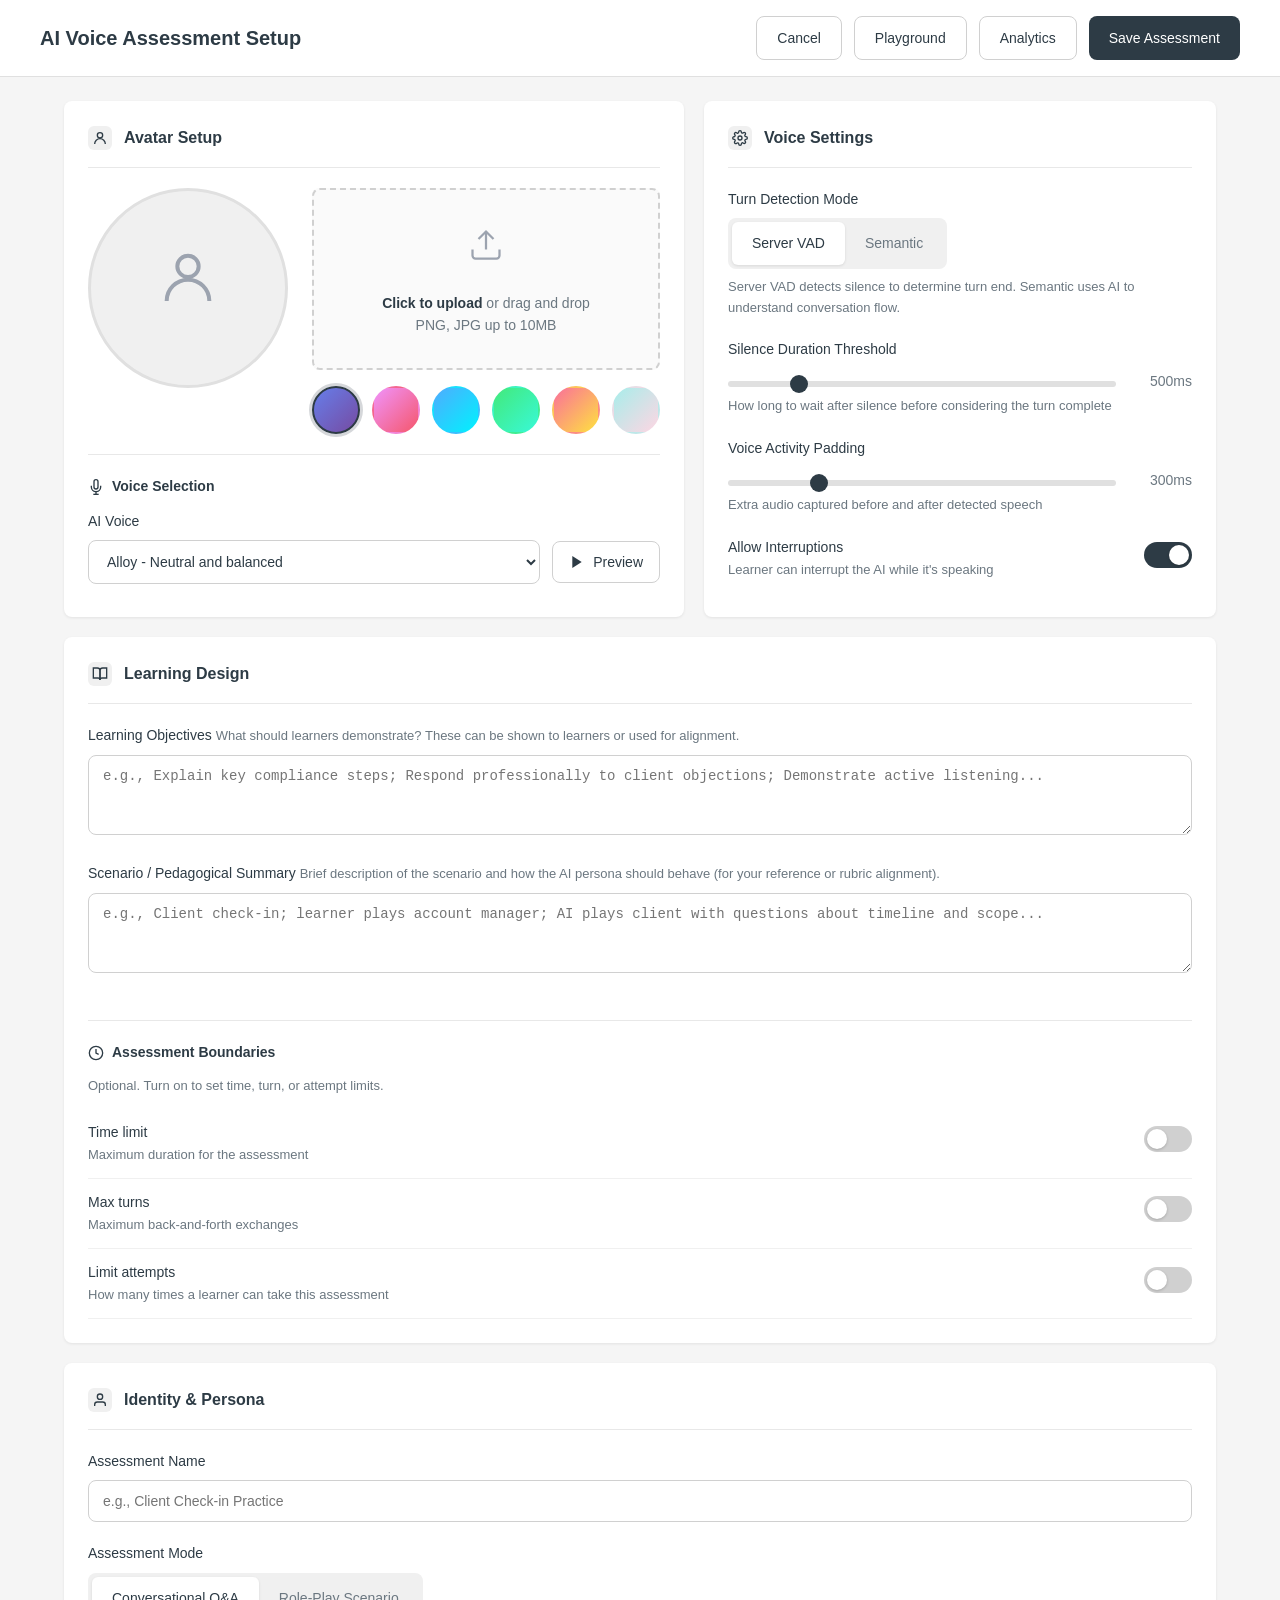
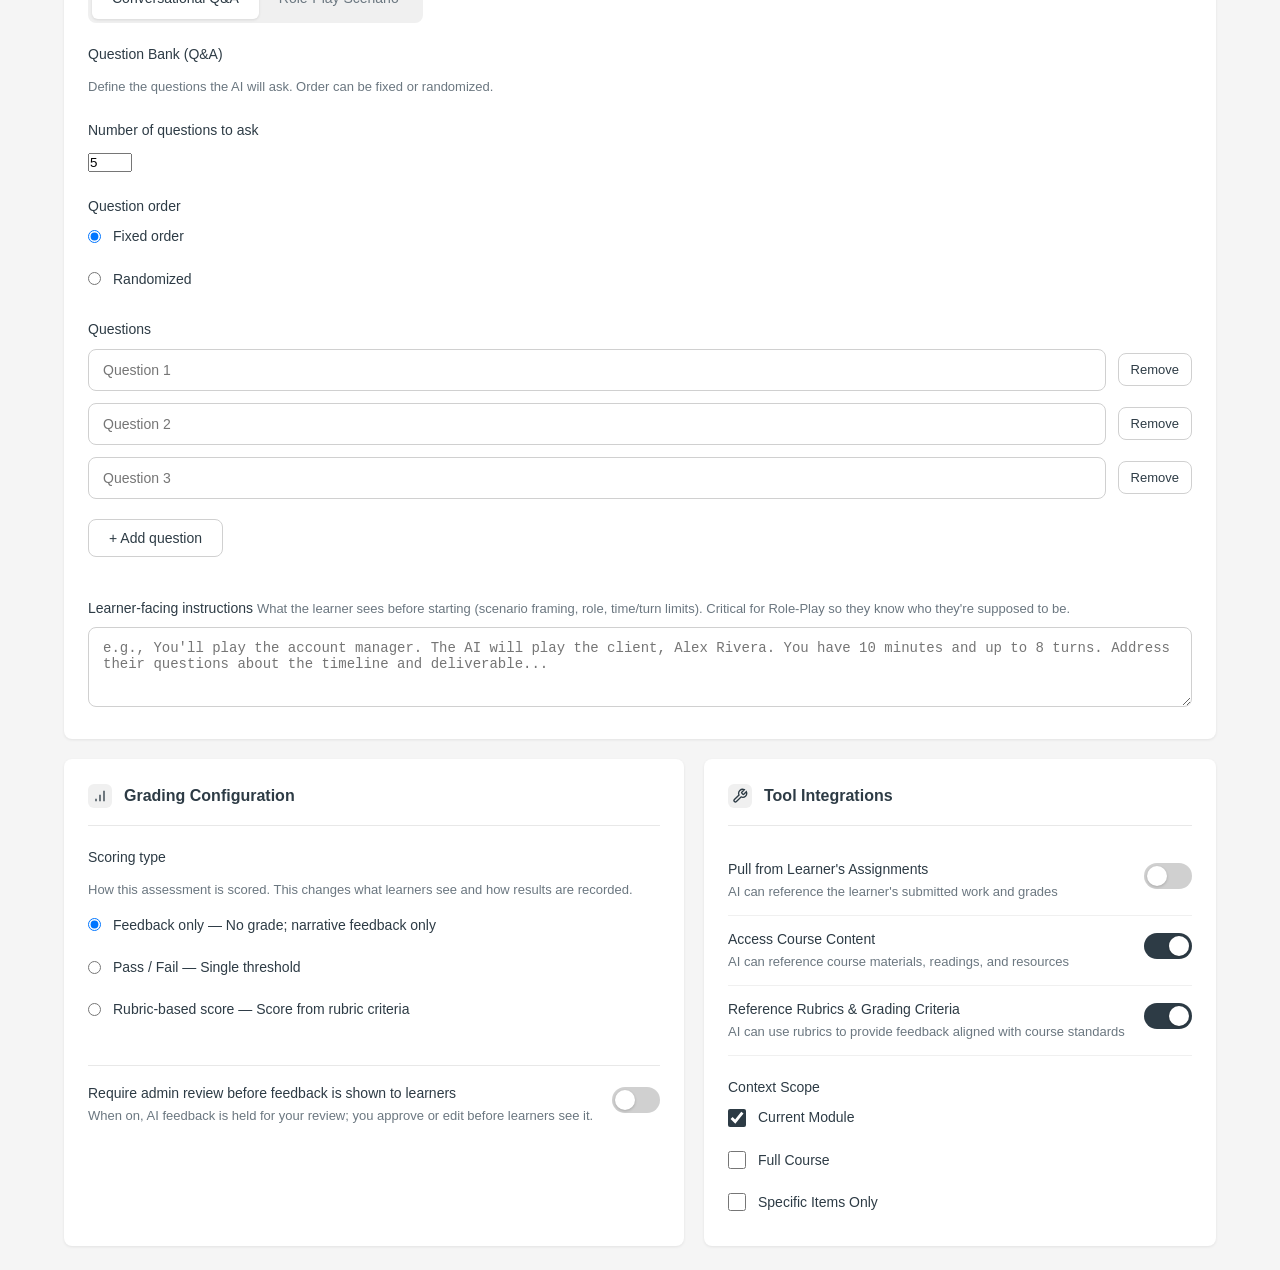
<file: admin-setup.html>
<!DOCTYPE html>
<html lang="en">
<head>
    <meta charset="UTF-8">
    <meta name="viewport" content="width=device-width, initial-scale=1.0">
    <title>AI Voice Assessment Setup - Canvas Career</title>
    <style>
        * {
            margin: 0;
            padding: 0;
            box-sizing: border-box;
        }

        body {
            font-family: -apple-system, BlinkMacSystemFont, 'Segoe UI', Roboto, Oxygen, Ubuntu, sans-serif;
            background-color: #f5f5f5;
            color: #2d3b45;
            line-height: 1.6;
        }

        .header {
            background: #ffffff;
            border-bottom: 1px solid #e0e0e0;
            padding: 16px 24px;
            position: sticky;
            top: 0;
            z-index: 100;
        }

        .header-content {
            max-width: 1200px;
            margin: 0 auto;
            display: flex;
            justify-content: space-between;
            align-items: center;
        }

        .header h1 {
            font-size: 20px;
            font-weight: 600;
            color: #2d3b45;
        }

        .header-actions {
            display: flex;
            gap: 12px;
        }

        .btn {
            padding: 10px 20px;
            border-radius: 8px;
            font-size: 14px;
            font-weight: 500;
            cursor: pointer;
            transition: all 0.2s ease;
            border: none;
        }

        .btn-primary {
            background: #2d3b45;
            color: #ffffff;
        }

        .btn-primary:hover {
            background: #1a252f;
        }

        .btn-secondary {
            background: #ffffff;
            color: #2d3b45;
            border: 1px solid #d0d0d0;
        }

        .btn-secondary:hover {
            background: #f5f5f5;
            border-color: #2d3b45;
        }

        a.btn {
            text-decoration: none;
            display: inline-flex;
            align-items: center;
        }

        .container {
            max-width: 1200px;
            margin: 0 auto;
            padding: 24px;
        }

        .admin-grid {
            display: grid;
            grid-template-columns: 1fr 1fr;
            grid-template-areas:
                "avatar voice"
                "learning learning"
                "identity identity"
                "grading tools";
            gap: 20px;
            align-items: stretch;
        }

        .admin-grid .card {
            margin-bottom: 0;
            display: flex;
            flex-direction: column;
            min-height: 0;
        }

        .grid-avatar { grid-area: avatar; }
        .grid-voice { grid-area: voice; }
        .grid-learning { grid-area: learning; }
        .grid-identity { grid-area: identity; }
        .grid-grading { grid-area: grading; }
        .grid-tools { grid-area: tools; }

        .card-subsection {
            margin-top: 20px;
            padding-top: 20px;
            border-top: 1px solid #e8e8e8;
        }
        .card-subsection-title {
            font-size: 14px;
            font-weight: 600;
            color: #2d3b45;
            margin-bottom: 12px;
            display: flex;
            align-items: center;
            gap: 8px;
        }
        .boundaries-toggle-row {
            display: flex;
            justify-content: space-between;
            align-items: center;
            padding: 12px 0;
            border-bottom: 1px solid #f0f0f0;
        }
        .boundaries-toggle-row:last-of-type { border-bottom: none; }
        .boundaries-options { margin-top: 8px; display: none; }
        .boundaries-options.visible { display: block; }

        .card {
            background: #ffffff;
            border-radius: 8px;
            padding: 24px;
            margin-bottom: 20px;
            box-shadow: 0 1px 3px rgba(0, 0, 0, 0.08);
        }

        .card-header {
            display: flex;
            align-items: center;
            margin-bottom: 20px;
            padding-bottom: 16px;
            border-bottom: 1px solid #e8e8e8;
        }

        .card-header h2 {
            font-size: 16px;
            font-weight: 600;
            color: #2d3b45;
        }

        .card-header .icon {
            width: 24px;
            height: 24px;
            margin-right: 12px;
            display: flex;
            align-items: center;
            justify-content: center;
            background: #f0f0f0;
            border-radius: 6px;
        }

        .form-group {
            margin-bottom: 20px;
        }

        .form-group:last-child {
            margin-bottom: 0;
        }

        label {
            display: block;
            font-size: 14px;
            font-weight: 500;
            color: #2d3b45;
            margin-bottom: 8px;
        }

        .label-description {
            font-size: 13px;
            color: #6b7780;
            font-weight: 400;
            margin-top: 2px;
        }

        input[type="text"],
        textarea,
        select {
            width: 100%;
            padding: 12px 14px;
            border: 1px solid #d0d0d0;
            border-radius: 8px;
            font-size: 14px;
            color: #2d3b45;
            background: #ffffff;
            transition: border-color 0.2s ease, box-shadow 0.2s ease;
        }

        input[type="text"]:focus,
        textarea:focus,
        select:focus {
            outline: none;
            border-color: #2d3b45;
            box-shadow: 0 0 0 3px rgba(45, 59, 69, 0.1);
        }

        textarea {
            min-height: 120px;
            resize: vertical;
        }

        /* Avatar Upload */
        .avatar-section {
            display: grid;
            grid-template-columns: 200px 1fr;
            gap: 24px;
        }

        .avatar-preview {
            width: 200px;
            height: 200px;
            border-radius: 50%;
            background: #f0f0f0;
            display: flex;
            align-items: center;
            justify-content: center;
            overflow: hidden;
            border: 3px solid #e0e0e0;
        }

        .avatar-preview img {
            width: 100%;
            height: 100%;
            object-fit: cover;
        }

        .avatar-preview .placeholder {
            color: #9ca3af;
            font-size: 48px;
        }

        .dropzone {
            border: 2px dashed #d0d0d0;
            border-radius: 8px;
            padding: 32px;
            text-align: center;
            cursor: pointer;
            transition: all 0.2s ease;
            background: #fafafa;
        }

        .dropzone:hover,
        .dropzone.dragover {
            border-color: #2d3b45;
            background: #f5f5f5;
        }

        .dropzone-icon {
            font-size: 36px;
            color: #9ca3af;
            margin-bottom: 12px;
        }

        .dropzone-text {
            font-size: 14px;
            color: #6b7780;
        }

        .dropzone-text strong {
            color: #2d3b45;
        }

        .preset-avatars {
            display: flex;
            gap: 12px;
            margin-top: 16px;
        }

        .preset-avatar {
            width: 48px;
            height: 48px;
            border-radius: 50%;
            cursor: pointer;
            border: 2px solid transparent;
            transition: all 0.2s ease;
            overflow: hidden;
            background: #e0e0e0;
        }

        .preset-avatar:hover {
            border-color: #2d3b45;
        }

        .preset-avatar.selected {
            border-color: #2d3b45;
            box-shadow: 0 0 0 3px rgba(45, 59, 69, 0.2);
        }

        .preset-avatar img {
            width: 100%;
            height: 100%;
            object-fit: cover;
            border-radius: 50%;
        }

        /* Toggle Switch */
        .toggle-group {
            display: flex;
            background: #f0f0f0;
            border-radius: 8px;
            padding: 4px;
            width: fit-content;
        }

        .toggle-option {
            padding: 10px 20px;
            border-radius: 6px;
            font-size: 14px;
            cursor: pointer;
            transition: all 0.2s ease;
            color: #6b7780;
        }

        .toggle-option.active {
            background: #ffffff;
            color: #2d3b45;
            font-weight: 500;
            box-shadow: 0 1px 3px rgba(0, 0, 0, 0.1);
        }

        /* Voice Selection */
        .voice-selector {
            display: flex;
            gap: 12px;
            align-items: center;
        }

        .voice-selector select {
            flex: 1;
        }

        .btn-preview {
            padding: 12px 16px;
            display: flex;
            align-items: center;
            gap: 8px;
        }

        /* Slider */
        .slider-group {
            display: flex;
            align-items: center;
            gap: 16px;
        }

        .slider-container {
            flex: 1;
        }

        input[type="range"] {
            width: 100%;
            height: 6px;
            border-radius: 3px;
            background: #e0e0e0;
            outline: none;
            -webkit-appearance: none;
        }

        input[type="range"]::-webkit-slider-thumb {
            -webkit-appearance: none;
            width: 18px;
            height: 18px;
            border-radius: 50%;
            background: #2d3b45;
            cursor: pointer;
            transition: all 0.2s ease;
        }

        input[type="range"]::-webkit-slider-thumb:hover {
            transform: scale(1.1);
        }

        .slider-value {
            min-width: 60px;
            text-align: right;
            font-size: 14px;
            color: #6b7780;
            font-weight: 500;
        }

        /* Switch Toggle */
        .switch-row {
            display: flex;
            justify-content: space-between;
            align-items: center;
            padding: 12px 0;
            border-bottom: 1px solid #f0f0f0;
        }

        .switch-row:last-child {
            border-bottom: none;
        }

        .switch-label {
            font-size: 14px;
            color: #2d3b45;
        }

        .switch-description {
            font-size: 13px;
            color: #6b7780;
            margin-top: 2px;
        }

        .switch {
            position: relative;
            width: 48px;
            height: 26px;
            flex-shrink: 0;
        }

        .switch input {
            opacity: 0;
            width: 0;
            height: 0;
        }

        .switch-slider {
            position: absolute;
            cursor: pointer;
            top: 0;
            left: 0;
            right: 0;
            bottom: 0;
            background-color: #d0d0d0;
            transition: 0.3s;
            border-radius: 26px;
        }

        .switch-slider:before {
            position: absolute;
            content: "";
            height: 20px;
            width: 20px;
            left: 3px;
            bottom: 3px;
            background-color: white;
            transition: 0.3s;
            border-radius: 50%;
            box-shadow: 0 1px 3px rgba(0, 0, 0, 0.2);
        }

        .switch input:checked + .switch-slider {
            background-color: #2d3b45;
        }

        .switch input:checked + .switch-slider:before {
            transform: translateX(22px);
        }

        /* Context Scope */
        .checkbox-group {
            display: flex;
            flex-direction: column;
            gap: 12px;
        }

        .checkbox-item {
            display: flex;
            align-items: center;
            gap: 12px;
            cursor: pointer;
        }

        .checkbox-item input[type="checkbox"] {
            width: 18px;
            height: 18px;
            accent-color: #2d3b45;
            cursor: pointer;
        }

        .checkbox-item label {
            margin-bottom: 0;
            cursor: pointer;
        }

        /* Two Column Layout */
        .two-column {
            display: grid;
            grid-template-columns: 1fr 1fr;
            gap: 20px;
        }

        .mode-only { transition: opacity 0.2s ease; }
        .mode-only.hidden { display: none !important; }

        .question-list { list-style: none; }
        .question-list li {
            display: flex;
            gap: 12px;
            align-items: center;
            margin-bottom: 12px;
        }
        .question-list li input { flex: 1; }
        .question-list .btn-remove {
            padding: 8px 12px;
            font-size: 13px;
            flex-shrink: 0;
        }
        .btn-add-question {
            margin-top: 8px;
        }
        textarea.short { min-height: 80px; }

        @media (max-width: 768px) {
            .admin-grid {
                grid-template-columns: 1fr;
                grid-template-areas:
                    "avatar"
                    "voice"
                    "learning"
                    "identity"
                    "grading"
                    "tools";
            }

            .avatar-section {
                grid-template-columns: 1fr;
            }

            .avatar-preview {
                margin: 0 auto;
            }

            .two-column {
                grid-template-columns: 1fr;
            }
        }
    </style>
</head>
<body>
    <header class="header">
        <div class="header-content">
            <h1>AI Voice Assessment Setup</h1>
            <div class="header-actions">
                <button class="btn btn-secondary">Cancel</button>
                <a href="learner-view.html" target="_blank" rel="noopener" class="btn btn-secondary" title="Test the scenario as a learner">Playground</a>
                <a href="analytics.html" class="btn btn-secondary" title="View class list, transcripts, and AI feedback">Analytics</a>
                <button class="btn btn-primary" id="save-assessment-btn">Save Assessment</button>
            </div>
        </div>
    </header>

    <main class="container">
        <div class="admin-grid">
        <!-- Avatar Setup (first) -->
        <section class="card grid-avatar">
            <div class="card-header">
                <div class="icon">
                    <svg width="16" height="16" viewBox="0 0 24 24" fill="none" stroke="currentColor" stroke-width="2">
                        <circle cx="12" cy="8" r="4"/>
                        <path d="M20 21a8 8 0 0 0-16 0"/>
                    </svg>
                </div>
                <h2>Avatar Setup</h2>
            </div>
            <div class="avatar-section">
                <div class="avatar-preview">
                    <span class="placeholder">
                        <svg width="64" height="64" viewBox="0 0 24 24" fill="none" stroke="currentColor" stroke-width="1.5">
                            <circle cx="12" cy="8" r="4"/>
                            <path d="M20 21a8 8 0 0 0-16 0"/>
                        </svg>
                    </span>
                </div>
                <div>
                    <input type="file" id="avatar-file" accept="image/png,image/jpeg,image/jpg" hidden>
                    <div class="dropzone" id="avatar-dropzone">
                        <div class="dropzone-icon">
                            <svg width="36" height="36" viewBox="0 0 24 24" fill="none" stroke="currentColor" stroke-width="1.5">
                                <path d="M21 15v4a2 2 0 0 1-2 2H5a2 2 0 0 1-2-2v-4"/>
                                <polyline points="17 8 12 3 7 8"/>
                                <line x1="12" y1="3" x2="12" y2="15"/>
                            </svg>
                        </div>
                        <p class="dropzone-text">
                            <strong>Click to upload</strong> or drag and drop<br>
                            PNG, JPG up to 10MB
                        </p>
                    </div>
                    <div class="preset-avatars">
                        <div class="preset-avatar selected" style="background: linear-gradient(135deg, #667eea 0%, #764ba2 100%);"></div>
                        <div class="preset-avatar" style="background: linear-gradient(135deg, #f093fb 0%, #f5576c 100%);"></div>
                        <div class="preset-avatar" style="background: linear-gradient(135deg, #4facfe 0%, #00f2fe 100%);"></div>
                        <div class="preset-avatar" style="background: linear-gradient(135deg, #43e97b 0%, #38f9d7 100%);"></div>
                        <div class="preset-avatar" style="background: linear-gradient(135deg, #fa709a 0%, #fee140 100%);"></div>
                        <div class="preset-avatar" style="background: linear-gradient(135deg, #a8edea 0%, #fed6e3 100%);"></div>
                    </div>
                </div>
            </div>
            <div class="card-subsection">
                <div class="card-subsection-title">
                    <svg width="16" height="16" viewBox="0 0 24 24" fill="none" stroke="currentColor" stroke-width="2">
                        <path d="M12 1a3 3 0 0 0-3 3v8a3 3 0 0 0 6 0V4a3 3 0 0 0-3-3z"/>
                        <path d="M19 10v2a7 7 0 0 1-14 0v-2"/>
                        <line x1="12" y1="19" x2="12" y2="23"/>
                        <line x1="8" y1="23" x2="16" y2="23"/>
                    </svg>
                    Voice Selection
                </div>
                <div class="form-group">
                    <label for="voice-select">AI Voice</label>
                    <div class="voice-selector">
                        <select id="voice-select">
                            <option value="alloy">Alloy - Neutral and balanced</option>
                            <option value="echo">Echo - Warm and conversational</option>
                            <option value="fable">Fable - Expressive and dynamic</option>
                            <option value="onyx">Onyx - Deep and authoritative</option>
                            <option value="nova">Nova - Friendly and upbeat</option>
                            <option value="shimmer">Shimmer - Clear and professional</option>
                        </select>
                        <button class="btn btn-secondary btn-preview">
                            <svg width="16" height="16" viewBox="0 0 24 24" fill="currentColor">
                                <polygon points="5 3 19 12 5 21 5 3"/>
                            </svg>
                            Preview
                        </button>
                    </div>
                </div>
            </div>
        </section>

        <!-- Voice Settings -->
        <section class="card grid-voice">
            <div class="card-header">
                <div class="icon">
                    <svg width="16" height="16" viewBox="0 0 24 24" fill="none" stroke="currentColor" stroke-width="2">
                        <circle cx="12" cy="12" r="3"/>
                        <path d="M19.4 15a1.65 1.65 0 0 0 .33 1.82l.06.06a2 2 0 0 1 0 2.83 2 2 0 0 1-2.83 0l-.06-.06a1.65 1.65 0 0 0-1.82-.33 1.65 1.65 0 0 0-1 1.51V21a2 2 0 0 1-2 2 2 2 0 0 1-2-2v-.09A1.65 1.65 0 0 0 9 19.4a1.65 1.65 0 0 0-1.82.33l-.06.06a2 2 0 0 1-2.83 0 2 2 0 0 1 0-2.83l.06-.06a1.65 1.65 0 0 0 .33-1.82 1.65 1.65 0 0 0-1.51-1H3a2 2 0 0 1-2-2 2 2 0 0 1 2-2h.09A1.65 1.65 0 0 0 4.6 9a1.65 1.65 0 0 0-.33-1.82l-.06-.06a2 2 0 0 1 0-2.83 2 2 0 0 1 2.83 0l.06.06a1.65 1.65 0 0 0 1.82.33H9a1.65 1.65 0 0 0 1-1.51V3a2 2 0 0 1 2-2 2 2 0 0 1 2 2v.09a1.65 1.65 0 0 0 1 1.51 1.65 1.65 0 0 0 1.82-.33l.06-.06a2 2 0 0 1 2.83 0 2 2 0 0 1 0 2.83l-.06.06a1.65 1.65 0 0 0-.33 1.82V9a1.65 1.65 0 0 0 1.51 1H21a2 2 0 0 1 2 2 2 2 0 0 1-2 2h-.09a1.65 1.65 0 0 0-1.51 1z"/>
                    </svg>
                </div>
                <h2>Voice Settings</h2>
            </div>
            <div class="form-group">
                <label>Turn Detection Mode</label>
                <div class="toggle-group">
                    <div class="toggle-option active">Server VAD</div>
                    <div class="toggle-option">Semantic</div>
                </div>
                <p class="label-description" style="margin-top: 8px;">Server VAD detects silence to determine turn end. Semantic uses AI to understand conversation flow.</p>
            </div>
            <div class="form-group">
                <label>Silence Duration Threshold</label>
                <div class="slider-group">
                    <div class="slider-container">
                        <input type="range" min="200" max="2000" value="500" id="silence-threshold">
                    </div>
                    <span class="slider-value">500ms</span>
                </div>
                <p class="label-description">How long to wait after silence before considering the turn complete</p>
            </div>
            <div class="form-group">
                <label>Voice Activity Padding</label>
                <div class="slider-group">
                    <div class="slider-container">
                        <input type="range" min="100" max="1000" value="300" id="vad-padding">
                    </div>
                    <span class="slider-value">300ms</span>
                </div>
                <p class="label-description">Extra audio captured before and after detected speech</p>
            </div>
            <div class="form-group">
                <div class="switch-row" style="padding-top: 0;">
                    <div>
                        <div class="switch-label">Allow Interruptions</div>
                        <div class="switch-description">Learner can interrupt the AI while it's speaking</div>
                    </div>
                    <label class="switch">
                        <input type="checkbox" checked>
                        <span class="switch-slider"></span>
                    </label>
                </div>
            </div>
        </section>

        <!-- Learning Design -->
        <section class="card grid-learning">
            <div class="card-header">
                <div class="icon">
                    <svg width="16" height="16" viewBox="0 0 24 24" fill="none" stroke="currentColor" stroke-width="2">
                        <path d="M2 3h6a4 4 0 0 1 4 4v14a3 3 0 0 0-3-3H2z"/>
                        <path d="M22 3h-6a4 4 0 0 0-4 4v14a3 3 0 0 1 3-3h7z"/>
                    </svg>
                </div>
                <h2>Learning Design</h2>
            </div>
            <div class="form-group">
                <label for="learning-objectives">
                    Learning Objectives
                    <span class="label-description">What should learners demonstrate? These can be shown to learners or used for alignment.</span>
                </label>
                <textarea id="learning-objectives" class="short" placeholder="e.g., Explain key compliance steps; Respond professionally to client objections; Demonstrate active listening..."></textarea>
            </div>
            <div class="form-group">
                <label for="scenario-summary">
                    Scenario / Pedagogical Summary
                    <span class="label-description">Brief description of the scenario and how the AI persona should behave (for your reference or rubric alignment).</span>
                </label>
                <textarea id="scenario-summary" class="short" placeholder="e.g., Client check-in; learner plays account manager; AI plays client with questions about timeline and scope..."></textarea>
            </div>
            <div class="card-subsection">
                <div class="card-subsection-title">
                    <svg width="16" height="16" viewBox="0 0 24 24" fill="none" stroke="currentColor" stroke-width="2">
                        <circle cx="12" cy="12" r="10"/>
                        <polyline points="12 6 12 12 16 14"/>
                    </svg>
                    Assessment Boundaries
                </div>
                <p class="label-description" style="margin-bottom: 12px;">Optional. Turn on to set time, turn, or attempt limits.</p>
                <div class="boundaries-toggle-row">
                    <div>
                        <div class="switch-label">Time limit</div>
                        <div class="switch-description">Maximum duration for the assessment</div>
                    </div>
                    <label class="switch">
                        <input type="checkbox" id="toggle-time-limit">
                        <span class="switch-slider"></span>
                    </label>
                </div>
                <div class="boundaries-options" id="time-limit-options">
                    <div class="form-group">
                        <label for="time-limit">Minutes</label>
                        <div style="display: flex; align-items: center; gap: 12px;">
                            <input type="number" id="time-limit" min="0" value="10" style="max-width: 100px;"> <span>minutes</span>
                        </div>
                    </div>
                </div>
                <div class="boundaries-toggle-row">
                    <div>
                        <div class="switch-label">Max turns</div>
                        <div class="switch-description">Maximum back-and-forth exchanges</div>
                    </div>
                    <label class="switch">
                        <input type="checkbox" id="toggle-max-turns">
                        <span class="switch-slider"></span>
                    </label>
                </div>
                <div class="boundaries-options" id="max-turns-options">
                    <div class="form-group">
                        <label for="max-turns">Max turns</label>
                        <input type="number" id="max-turns" min="0" value="0" style="max-width: 100px;">
                    </div>
                </div>
                <div class="boundaries-toggle-row">
                    <div>
                        <div class="switch-label">Limit attempts</div>
                        <div class="switch-description">How many times a learner can take this assessment</div>
                    </div>
                    <label class="switch">
                        <input type="checkbox" id="toggle-max-attempts">
                        <span class="switch-slider"></span>
                    </label>
                </div>
                <div class="boundaries-options" id="max-attempts-options">
                    <div class="form-group">
                        <label for="max-attempts">Attempts allowed</label>
                        <input type="number" id="max-attempts" min="1" value="1" style="max-width: 100px;">
                    </div>
                </div>
            </div>
        </section>

        <!-- Identity & Persona -->
        <section class="card grid-identity">
            <div class="card-header">
                <div class="icon">
                    <svg width="16" height="16" viewBox="0 0 24 24" fill="none" stroke="currentColor" stroke-width="2">
                        <path d="M20 21v-2a4 4 0 0 0-4-4H8a4 4 0 0 0-4 4v2"/>
                        <circle cx="12" cy="7" r="4"/>
                    </svg>
                </div>
                <h2>Identity & Persona</h2>
            </div>
            <div class="form-group">
                <label for="assessment-name">Assessment Name</label>
                <input type="text" id="assessment-name" placeholder="e.g., Client Check-in Practice">
            </div>
            <div class="form-group">
                <label>Assessment Mode</label>
                <div class="toggle-group" id="assessment-mode-group">
                    <div class="toggle-option active" data-mode="qa">Conversational Q&A</div>
                    <div class="toggle-option" data-mode="roleplay">Role-Play Scenario</div>
                </div>
            </div>
            <div class="form-group mode-only mode-only-roleplay">
                <label>Scenario &amp; Persona (Role-Play)</label>
                <span class="label-description">Define who the AI is and how it should behave.</span>
            </div>
            <div class="two-column mode-only mode-only-roleplay">
                <div class="form-group">
                    <label for="persona-name">Persona Name</label>
                    <input type="text" id="persona-name" placeholder="e.g., Alex Rivera, Client">
                </div>
                <div class="form-group">
                    <label for="persona-role">Persona Role</label>
                    <input type="text" id="persona-role" placeholder="e.g., Hiring Manager, Client">
                </div>
            </div>
            <div class="form-group mode-only mode-only-roleplay">
                <label for="identity-prompt">
                    Identity Prompt
                    <span class="label-description">System instructions defining how the AI should behave and respond</span>
                </label>
                <textarea id="identity-prompt" placeholder="You are a client meeting with your account manager. You have questions about the recent deliverable and timeline. Be professional but ask clarifying questions when needed..."></textarea>
            </div>
            <div class="form-group mode-only mode-only-qa">
                <label>Question Bank (Q&amp;A)</label>
                <span class="label-description">Define the questions the AI will ask. Order can be fixed or randomized.</span>
            </div>
            <div class="form-group mode-only mode-only-qa">
                <label>Number of questions to ask</label>
                <input type="number" id="question-count" min="1" max="50" value="5" style="max-width: 100px;">
            </div>
            <div class="form-group mode-only mode-only-qa">
                <label>Question order</label>
                <div class="checkbox-group" style="margin-top: 8px;">
                    <label class="checkbox-item">
                        <input type="radio" name="question-order" value="fixed" checked>
                        <span>Fixed order</span>
                    </label>
                    <label class="checkbox-item">
                        <input type="radio" name="question-order" value="random">
                        <span>Randomized</span>
                    </label>
                </div>
            </div>
            <div class="form-group mode-only mode-only-qa">
                <label>Questions</label>
                <ul class="question-list" id="question-list">
                    <li><input type="text" placeholder="Question 1" class="question-input"><button type="button" class="btn btn-secondary btn-remove">Remove</button></li>
                    <li><input type="text" placeholder="Question 2" class="question-input"><button type="button" class="btn btn-secondary btn-remove">Remove</button></li>
                    <li><input type="text" placeholder="Question 3" class="question-input"><button type="button" class="btn btn-secondary btn-remove">Remove</button></li>
                </ul>
                <button type="button" class="btn btn-secondary btn-add-question" id="add-question">+ Add question</button>
            </div>
            <div class="form-group" style="margin-top: 20px;">
                <label for="learner-instructions">
                    Learner-facing instructions
                    <span class="label-description">What the learner sees before starting (scenario framing, role, time/turn limits). Critical for Role-Play so they know who they're supposed to be.</span>
                </label>
                <textarea id="learner-instructions" class="short" placeholder="e.g., You'll play the account manager. The AI will play the client, Alex Rivera. You have 10 minutes and up to 8 turns. Address their questions about the timeline and deliverable..."></textarea>
            </div>
        </section>

        <!-- Grading Configuration -->
        <section class="card grid-grading">
            <div class="card-header">
                <div class="icon">
                    <svg width="16" height="16" viewBox="0 0 24 24" fill="none" stroke="currentColor" stroke-width="2">
                        <path d="M12 20V10"/>
                        <path d="M18 20V4"/>
                        <path d="M6 20v-4"/>
                    </svg>
                </div>
                <h2>Grading Configuration</h2>
            </div>
            <div class="form-group">
                <label>Scoring type</label>
                <span class="label-description">How this assessment is scored. This changes what learners see and how results are recorded.</span>
                <div class="checkbox-group" style="margin-top: 12px;">
                    <label class="checkbox-item">
                        <input type="radio" name="scoring-type" value="feedback-only" checked>
                        <span>Feedback only — No grade; narrative feedback only</span>
                    </label>
                    <label class="checkbox-item">
                        <input type="radio" name="scoring-type" value="pass-fail">
                        <span>Pass / Fail — Single threshold</span>
                    </label>
                    <label class="checkbox-item">
                        <input type="radio" name="scoring-type" value="rubric">
                        <span>Rubric-based score — Score from rubric criteria</span>
                    </label>
                </div>
            </div>
            <div class="form-group" id="pass-fail-threshold-group" style="display: none;">
                <label for="pass-fail-threshold">Pass threshold (%)</label>
                <div style="display: flex; align-items: center; gap: 12px;">
                    <input type="number" id="pass-fail-threshold" min="0" max="100" value="70" style="max-width: 80px;"> <span>% and above = Pass</span>
                </div>
            </div>
            <div class="form-group" id="rubric-select-group" style="display: none;">
                <label for="rubric-select">Rubric</label>
                <select id="rubric-select">
                    <option value="">— Select rubric —</option>
                    <option value="default">Voice Assessment Rubric (default)</option>
                </select>
            </div>
            <div class="form-group" style="margin-top: 16px; padding-top: 16px; border-top: 1px solid #e8e8e8;">
                <div class="switch-row" style="padding-top: 0;">
                    <div>
                        <div class="switch-label">Require admin review before feedback is shown to learners</div>
                        <div class="switch-description">When on, AI feedback is held for your review; you approve or edit before learners see it.</div>
                    </div>
                    <label class="switch">
                        <input type="checkbox" id="review-feedback-before-release">
                        <span class="switch-slider"></span>
                    </label>
                </div>
            </div>
        </section>

        <!-- Tool Integrations -->
        <section class="card grid-tools">
            <div class="card-header">
                <div class="icon">
                    <svg width="16" height="16" viewBox="0 0 24 24" fill="none" stroke="currentColor" stroke-width="2">
                        <path d="M14.7 6.3a1 1 0 0 0 0 1.4l1.6 1.6a1 1 0 0 0 1.4 0l3.77-3.77a6 6 0 0 1-7.94 7.94l-6.91 6.91a2.12 2.12 0 0 1-3-3l6.91-6.91a6 6 0 0 1 7.94-7.94l-3.76 3.76z"/>
                    </svg>
                </div>
                <h2>Tool Integrations</h2>
            </div>

            <div class="switch-row">
                <div>
                    <div class="switch-label">Pull from Learner's Assignments</div>
                    <div class="switch-description">AI can reference the learner's submitted work and grades</div>
                </div>
                <label class="switch">
                    <input type="checkbox">
                    <span class="switch-slider"></span>
                </label>
            </div>

            <div class="switch-row">
                <div>
                    <div class="switch-label">Access Course Content</div>
                    <div class="switch-description">AI can reference course materials, readings, and resources</div>
                </div>
                <label class="switch">
                    <input type="checkbox" checked>
                    <span class="switch-slider"></span>
                </label>
            </div>

            <div class="switch-row">
                <div>
                    <div class="switch-label">Reference Rubrics & Grading Criteria</div>
                    <div class="switch-description">AI can use rubrics to provide feedback aligned with course standards</div>
                </div>
                <label class="switch">
                    <input type="checkbox" checked>
                    <span class="switch-slider"></span>
                </label>
            </div>

            <div class="form-group" style="margin-top: 20px;">
                <label>Context Scope</label>
                <div class="checkbox-group">
                    <label class="checkbox-item">
                        <input type="checkbox" checked>
                        <span>Current Module</span>
                    </label>
                    <label class="checkbox-item">
                        <input type="checkbox">
                        <span>Full Course</span>
                    </label>
                    <label class="checkbox-item">
                        <input type="checkbox">
                        <span>Specific Items Only</span>
                    </label>
                </div>
            </div>
        </section>
        </div>
    </main>

    <script>
        // Toggle group functionality
        document.querySelectorAll('.toggle-group').forEach(group => {
            group.querySelectorAll('.toggle-option').forEach(option => {
                option.addEventListener('click', () => {
                    group.querySelectorAll('.toggle-option').forEach(o => o.classList.remove('active'));
                    option.classList.add('active');
                    if (group.id === 'assessment-mode-group') updateModeVisibility();
                });
            });
        });

        function updateModeVisibility() {
            const group = document.getElementById('assessment-mode-group');
            const active = group.querySelector('.toggle-option.active');
            const mode = active ? active.getAttribute('data-mode') : 'qa';
            document.querySelectorAll('.mode-only-qa').forEach(el => el.classList.toggle('hidden', mode !== 'qa'));
            document.querySelectorAll('.mode-only-roleplay').forEach(el => el.classList.toggle('hidden', mode !== 'roleplay'));
        }
        updateModeVisibility();

        // Question bank: add/remove
        document.getElementById('add-question').addEventListener('click', function() {
            const list = document.getElementById('question-list');
            const n = list.querySelectorAll('li').length + 1;
            const li = document.createElement('li');
            li.innerHTML = '<input type="text" placeholder="Question ' + n + '" class="question-input"><button type="button" class="btn btn-secondary btn-remove">Remove</button>';
            li.querySelector('.btn-remove').addEventListener('click', function() { li.remove(); });
            list.appendChild(li);
        });
        document.getElementById('question-list').addEventListener('click', function(e) {
            if (e.target.classList.contains('btn-remove')) e.target.closest('li').remove();
        });

        // Grading type visibility
        document.querySelectorAll('input[name="scoring-type"]').forEach(radio => {
            radio.addEventListener('change', function() {
                const v = this.value;
                document.getElementById('pass-fail-threshold-group').style.display = v === 'pass-fail' ? 'block' : 'none';
                document.getElementById('rubric-select-group').style.display = v === 'rubric' ? 'block' : 'none';
            });
        });

        // Assessment boundaries toggles
        document.getElementById('toggle-time-limit').addEventListener('change', function() {
            document.getElementById('time-limit-options').classList.toggle('visible', this.checked);
        });
        document.getElementById('toggle-max-turns').addEventListener('change', function() {
            document.getElementById('max-turns-options').classList.toggle('visible', this.checked);
        });
        document.getElementById('toggle-max-attempts').addEventListener('change', function() {
            document.getElementById('max-attempts-options').classList.toggle('visible', this.checked);
        });

        const AVATAR_STORAGE_KEY = 'aiVoiceAssessmentAvatar';
        const avatarPreview = document.querySelector('.avatar-preview');
        const avatarFileInput = document.getElementById('avatar-file');
        const avatarDropzone = document.getElementById('avatar-dropzone');

        function setAvatarPreview(dataUrl) {
            if (dataUrl) {
                avatarPreview.innerHTML = '<img src="' + dataUrl + '" alt="Avatar">';
                try { localStorage.setItem(AVATAR_STORAGE_KEY, dataUrl); } catch (e) { /* quota */ }
            } else {
                avatarPreview.innerHTML = '<span class="placeholder"><svg width="64" height="64" viewBox="0 0 24 24" fill="none" stroke="currentColor" stroke-width="1.5"><circle cx="12" cy="8" r="4"/><path d="M20 21a8 8 0 0 0-16 0"/></svg></span>';
                try { localStorage.removeItem(AVATAR_STORAGE_KEY); } catch (e) {}
            }
        }

        function handleAvatarFile(file) {
            if (!file || !file.type.match(/^image\/(png|jpe?g)$/i)) return;
            if (file.size > 10 * 1024 * 1024) { alert('Please choose an image under 10MB.'); return; }
            const reader = new FileReader();
            reader.onload = function() { setAvatarPreview(reader.result); };
            reader.readAsDataURL(file);
        }

        avatarDropzone.addEventListener('click', () => avatarFileInput.click());
        avatarFileInput.addEventListener('change', function() {
            const file = this.files[0];
            handleAvatarFile(file);
            this.value = '';
        });

        avatarDropzone.addEventListener('dragover', function(e) { e.preventDefault(); this.classList.add('dragover'); });
        avatarDropzone.addEventListener('dragleave', function() { this.classList.remove('dragover'); });
        avatarDropzone.addEventListener('drop', function(e) {
            e.preventDefault();
            this.classList.remove('dragover');
            handleAvatarFile(e.dataTransfer.files[0]);
        });

        // Restore saved avatar on load
        try {
            const saved = localStorage.getItem(AVATAR_STORAGE_KEY);
            if (saved) setAvatarPreview(saved);
        } catch (e) {}

        // Preset avatar selection (clears custom upload so learner shows default)
        document.querySelectorAll('.preset-avatar').forEach(avatar => {
            avatar.addEventListener('click', () => {
                document.querySelectorAll('.preset-avatar').forEach(a => a.classList.remove('selected'));
                avatar.classList.add('selected');
                setAvatarPreview(null);
            });
        });

        // Slider value display
        document.getElementById('silence-threshold').addEventListener('input', function() {
            this.closest('.slider-group').querySelector('.slider-value').textContent = this.value + 'ms';
        });

        document.getElementById('vad-padding').addEventListener('input', function() {
            this.closest('.slider-group').querySelector('.slider-value').textContent = this.value + 'ms';
        });

        // Save assessment config for learner view
        const CONFIG_KEY = 'aiVoiceAssessmentConfig';
        document.getElementById('save-assessment-btn').addEventListener('click', function() {
            const modeGroup = document.getElementById('assessment-mode-group');
            const mode = modeGroup.querySelector('.toggle-option.active').getAttribute('data-mode');
            const questions = [];
            document.querySelectorAll('#question-list .question-input').forEach(inp => {
                if (inp.value.trim()) questions.push(inp.value.trim());
            });
            const config = {
                assessmentName: document.getElementById('assessment-name').value.trim() || 'Client Conversation Practice',
                personaName: document.getElementById('persona-name').value.trim() || 'Alex Rivera',
                learnerInstructions: document.getElementById('learner-instructions').value.trim(),
                timeLimitMinutes: document.getElementById('toggle-time-limit').checked ? (parseInt(document.getElementById('time-limit').value, 10) || 0) : 0,
                maxTurns: document.getElementById('toggle-max-turns').checked ? (parseInt(document.getElementById('max-turns').value, 10) || 0) : 0,
                maxAttempts: document.getElementById('toggle-max-attempts').checked ? (parseInt(document.getElementById('max-attempts').value, 10) || 1) : 0,
                mode: mode,
                questionCount: parseInt(document.getElementById('question-count').value, 10) || 5,
                questionOrder: (document.querySelector('input[name="question-order"]:checked') || {}).value || 'fixed',
                questions: questions,
                scoringType: (document.querySelector('input[name="scoring-type"]:checked') || {}).value || 'feedback-only',
                passFailThreshold: parseInt(document.getElementById('pass-fail-threshold').value, 10) || 70,
                reviewFeedbackBeforeRelease: document.getElementById('review-feedback-before-release').checked
            };
            try {
                localStorage.setItem(CONFIG_KEY, JSON.stringify(config));
                alert('Assessment saved. Learner view will use this config.');
            } catch (e) {
                alert('Could not save config: ' + (e.message || 'storage full'));
            }
        });
    </script>
</body>
</html>
</file>
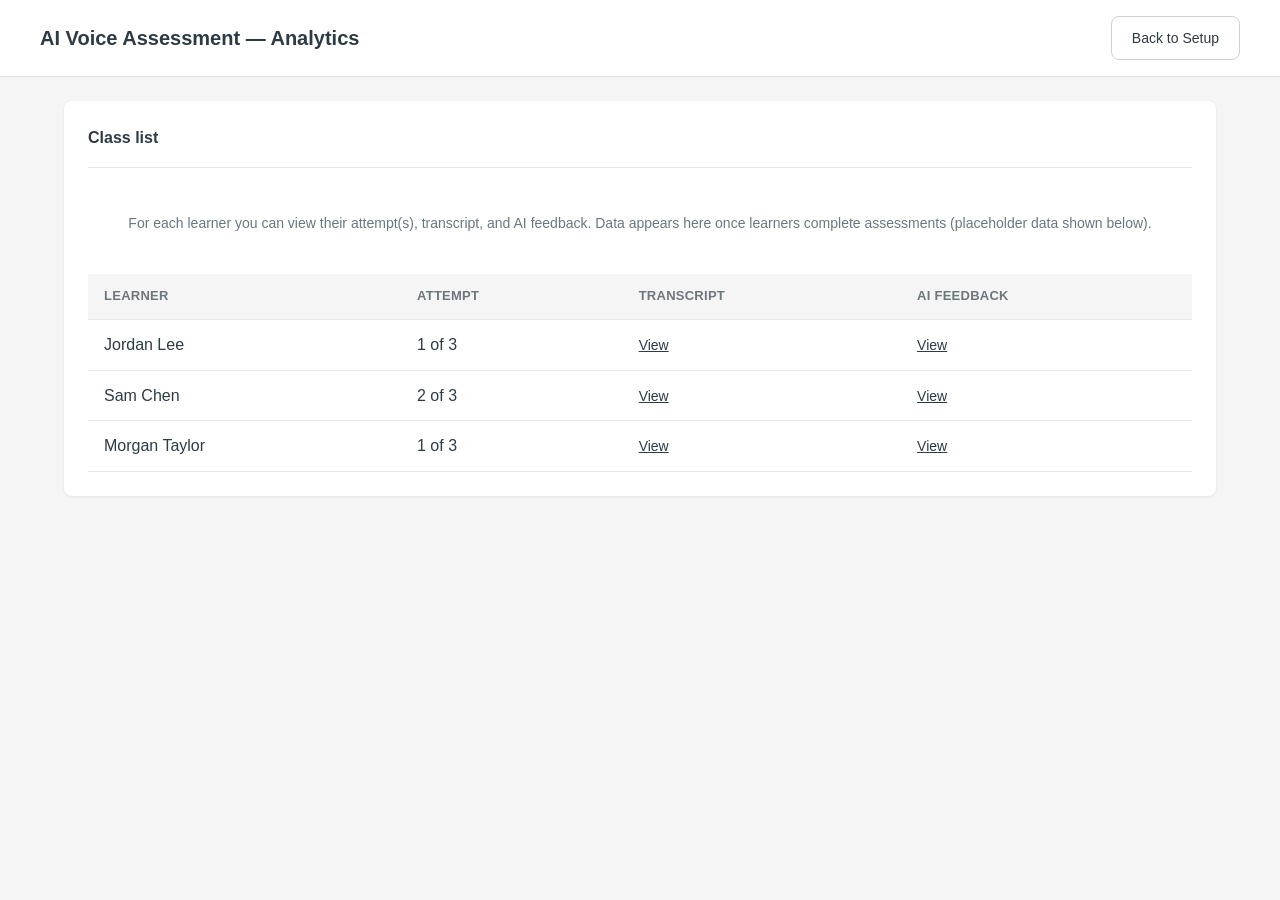
<file: analytics.html>
<!DOCTYPE html>
<html lang="en">
<head>
    <meta charset="UTF-8">
    <meta name="viewport" content="width=device-width, initial-scale=1.0">
    <title>Analytics - AI Voice Assessment</title>
    <style>
        * { margin: 0; padding: 0; box-sizing: border-box; }
        body {
            font-family: -apple-system, BlinkMacSystemFont, 'Segoe UI', Roboto, Oxygen, Ubuntu, sans-serif;
            background-color: #f5f5f5;
            color: #2d3b45;
            line-height: 1.6;
        }
        .header {
            background: #ffffff;
            border-bottom: 1px solid #e0e0e0;
            padding: 16px 24px;
            position: sticky;
            top: 0;
            z-index: 100;
        }
        .header-content {
            max-width: 1200px;
            margin: 0 auto;
            display: flex;
            justify-content: space-between;
            align-items: center;
        }
        .header h1 { font-size: 20px; font-weight: 600; color: #2d3b45; }
        .header-actions { display: flex; gap: 12px; }
        .btn {
            padding: 10px 20px;
            border-radius: 8px;
            font-size: 14px;
            font-weight: 500;
            cursor: pointer;
            border: none;
            text-decoration: none;
            display: inline-flex;
            align-items: center;
        }
        .btn-secondary {
            background: #ffffff;
            color: #2d3b45;
            border: 1px solid #d0d0d0;
        }
        .btn-secondary:hover { background: #f5f5f5; border-color: #2d3b45; }
        .container { max-width: 1200px; margin: 0 auto; padding: 24px; }
        .card {
            background: #ffffff;
            border-radius: 8px;
            padding: 24px;
            margin-bottom: 20px;
            box-shadow: 0 1px 3px rgba(0, 0, 0, 0.08);
        }
        .card-header {
            display: flex;
            align-items: center;
            margin-bottom: 20px;
            padding-bottom: 16px;
            border-bottom: 1px solid #e8e8e8;
        }
        .card-header h2 { font-size: 16px; font-weight: 600; color: #2d3b45; }
        .class-table { width: 100%; border-collapse: collapse; }
        .class-table th,
        .class-table td { padding: 12px 16px; text-align: left; border-bottom: 1px solid #e8e8e8; }
        .class-table th {
            background: #f5f5f5;
            font-size: 13px;
            font-weight: 600;
            color: #6b7780;
            text-transform: uppercase;
            letter-spacing: 0.02em;
        }
        .class-table tr:hover td { background: #fafafa; }
        .learner-name { font-weight: 500; color: #2d3b45; }
        .btn-link {
            background: none;
            border: none;
            color: #2d3b45;
            text-decoration: underline;
            cursor: pointer;
            font-size: 14px;
            padding: 0;
        }
        .btn-link:hover { color: #1a252f; }
        .detail-panel {
            display: none;
            margin-top: 12px;
            padding: 16px;
            background: #f5f5f5;
            border-radius: 8px;
            font-size: 14px;
            white-space: pre-wrap;
        }
        .detail-panel.visible { display: block; }
        .detail-panel h4 { font-size: 13px; color: #6b7780; margin-bottom: 8px; }
        .detail-panel .content { color: #2d3b45; }
        .empty-state { color: #6b7780; font-size: 14px; padding: 24px; text-align: center; }
    </style>
</head>
<body>
    <header class="header">
        <div class="header-content">
            <h1>AI Voice Assessment — Analytics</h1>
            <div class="header-actions">
                <a href="admin-setup.html" class="btn btn-secondary">Back to Setup</a>
            </div>
        </div>
    </header>

    <main class="container">
        <section class="card">
            <div class="card-header">
                <h2>Class list</h2>
            </div>
            <p class="empty-state" style="margin-bottom: 16px;">For each learner you can view their attempt(s), transcript, and AI feedback. Data appears here once learners complete assessments (placeholder data shown below).</p>
            <table class="class-table">
                <thead>
                    <tr>
                        <th>Learner</th>
                        <th>Attempt</th>
                        <th>Transcript</th>
                        <th>AI feedback</th>
                    </tr>
                </thead>
                <tbody>
                    <tr data-learner="1">
                        <td class="learner-name">Jordan Lee</td>
                        <td>1 of 3</td>
                        <td>
                            <button type="button" class="btn-link btn-view-transcript" data-for="1">View</button>
                            <div id="transcript-1" class="detail-panel">
                                <h4>Conversation transcript</h4>
                                <div class="content">AI: Hi, I'm Alex Rivera. What would you like to cover today?
Learner: I wanted to go over the project timeline and the last deliverable.
AI: Sure. I'd be happy to walk through that. Which part would you like to start with—the timeline or the deliverable?
Learner: Let's start with the timeline.
AI: The timeline has the first milestone due next Friday, with the full draft by end of month.</div>
                            </div>
                        </td>
                        <td>
                            <button type="button" class="btn-link btn-view-feedback" data-for="1">View</button>
                            <div id="feedback-1" class="detail-panel">
                                <h4>AI feedback</h4>
                                <div class="content">You stayed on topic and asked a clear follow-up. To strengthen your next attempt, try summarizing what you heard before asking for more detail (e.g., "So the first milestone is next Friday—can you walk me through the deliverable next?").</div>
                            </div>
                        </td>
                    </tr>
                    <tr data-learner="2">
                        <td class="learner-name">Sam Chen</td>
                        <td>2 of 3</td>
                        <td>
                            <button type="button" class="btn-link btn-view-transcript" data-for="2">View</button>
                            <div id="transcript-2" class="detail-panel">
                                <h4>Conversation transcript</h4>
                                <div class="content">AI: Hi, I'm Alex Rivera. What would you like to cover today?
Learner: I had a few questions about the scope and next steps.
AI: Of course. Let me pull up the scope doc and we can walk through the next steps.</div>
                            </div>
                        </td>
                        <td>
                            <button type="button" class="btn-link btn-view-feedback" data-for="2">View</button>
                            <div id="feedback-2" class="detail-panel">
                                <h4>AI feedback</h4>
                                <div class="content">Good opening. In your next attempt, add one specific item you want to clarify (e.g., "I'd like to confirm the scope for Phase 2") so the conversation stays focused.</div>
                            </div>
                        </td>
                    </tr>
                    <tr data-learner="3">
                        <td class="learner-name">Morgan Taylor</td>
                        <td>1 of 3</td>
                        <td>
                            <button type="button" class="btn-link btn-view-transcript" data-for="3">View</button>
                            <div id="transcript-3" class="detail-panel">
                                <h4>Conversation transcript</h4>
                                <div class="content">(No transcript yet.)</div>
                            </div>
                        </td>
                        <td>
                            <button type="button" class="btn-link btn-view-feedback" data-for="3">View</button>
                            <div id="feedback-3" class="detail-panel">
                                <h4>AI feedback</h4>
                                <div class="content">(No feedback yet.)</div>
                            </div>
                        </td>
                    </tr>
                </tbody>
            </table>
        </section>
    </main>

    <script>
        document.querySelectorAll('.btn-view-transcript').forEach(btn => {
            btn.addEventListener('click', function() {
                const id = this.getAttribute('data-for');
                const panel = document.getElementById('transcript-' + id);
                panel.classList.toggle('visible');
                this.textContent = panel.classList.contains('visible') ? 'Hide' : 'View';
            });
        });
        document.querySelectorAll('.btn-view-feedback').forEach(btn => {
            btn.addEventListener('click', function() {
                const id = this.getAttribute('data-for');
                const panel = document.getElementById('feedback-' + id);
                panel.classList.toggle('visible');
                this.textContent = panel.classList.contains('visible') ? 'Hide' : 'View';
            });
        });
    </script>
</body>
</html>
</file>
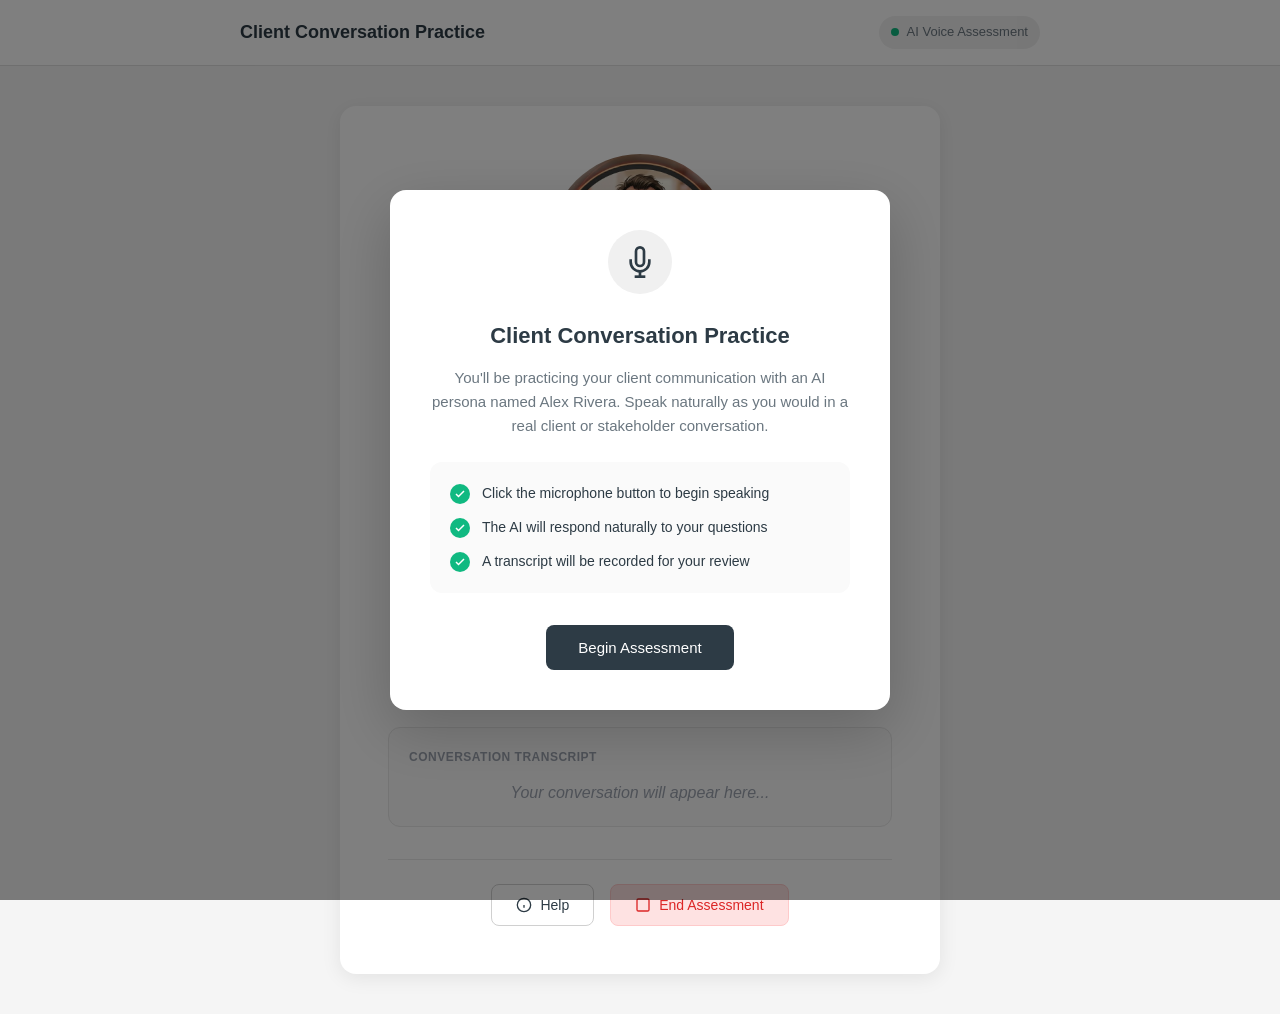
<file: learner-view.html>
<!DOCTYPE html>
<html lang="en">
<head>
    <meta charset="UTF-8">
    <meta name="viewport" content="width=device-width, initial-scale=1.0">
    <title>AI Voice Assessment - Canvas Career</title>
    <style>
        * {
            margin: 0;
            padding: 0;
            box-sizing: border-box;
        }

        body {
            font-family: -apple-system, BlinkMacSystemFont, 'Segoe UI', Roboto, Oxygen, Ubuntu, sans-serif;
            background-color: #f5f5f5;
            color: #2d3b45;
            line-height: 1.6;
            min-height: 100vh;
            display: flex;
            flex-direction: column;
        }

        .header {
            background: #ffffff;
            border-bottom: 1px solid #e0e0e0;
            padding: 16px 24px;
        }

        .header-content {
            max-width: 800px;
            margin: 0 auto;
            display: flex;
            justify-content: space-between;
            align-items: center;
        }

        .header h1 {
            font-size: 18px;
            font-weight: 600;
            color: #2d3b45;
        }

        .header-badge {
            display: flex;
            align-items: center;
            gap: 8px;
            padding: 6px 12px;
            background: #f0f0f0;
            border-radius: 20px;
            font-size: 13px;
            color: #6b7780;
        }

        .header-badge .dot {
            width: 8px;
            height: 8px;
            border-radius: 50%;
            background: #10b981;
        }

        .main-container {
            flex: 1;
            display: flex;
            flex-direction: column;
            align-items: center;
            justify-content: center;
            padding: 40px 24px;
        }

        .assessment-card {
            background: #ffffff;
            border-radius: 16px;
            padding: 48px;
            max-width: 600px;
            width: 100%;
            text-align: center;
            box-shadow: 0 4px 20px rgba(0, 0, 0, 0.08);
        }

        /* Avatar */
        .avatar-container {
            position: relative;
            width: 180px;
            height: 180px;
            margin: 0 auto 32px;
        }

        .avatar {
            width: 180px;
            height: 180px;
            border-radius: 50%;
            background: linear-gradient(135deg, #667eea 0%, #764ba2 100%);
            display: flex;
            align-items: center;
            justify-content: center;
            font-size: 64px;
            color: white;
            position: relative;
            overflow: hidden;
        }

        .avatar img {
            width: 100%;
            height: 100%;
            object-fit: cover;
        }

        .avatar-ring {
            position: absolute;
            top: -8px;
            left: -8px;
            right: -8px;
            bottom: -8px;
            border-radius: 50%;
            border: 3px solid transparent;
            transition: all 0.3s ease;
        }

        .avatar-ring.listening {
            border-color: #10b981;
            animation: pulse 2s ease-in-out infinite;
        }

        .avatar-ring.speaking {
            border-color: #3b82f6;
            animation: pulse 1s ease-in-out infinite;
        }

        .avatar-ring.processing {
            border-color: #f59e0b;
            animation: spin 1s linear infinite;
        }

        @keyframes pulse {
            0%, 100% { transform: scale(1); opacity: 1; }
            50% { transform: scale(1.05); opacity: 0.8; }
        }

        @keyframes spin {
            from { transform: rotate(0deg); }
            to { transform: rotate(360deg); }
        }

        /* Assessment Info */
        .assessment-title {
            font-size: 24px;
            font-weight: 600;
            color: #2d3b45;
            margin-bottom: 8px;
        }

        .assessment-subtitle {
            font-size: 15px;
            color: #6b7780;
            margin-bottom: 32px;
        }

        /* Status Indicator */
        .status-indicator {
            display: inline-flex;
            align-items: center;
            gap: 10px;
            padding: 12px 24px;
            background: #f5f5f5;
            border-radius: 30px;
            margin-bottom: 32px;
            font-size: 14px;
            font-weight: 500;
            color: #6b7780;
            transition: all 0.3s ease;
        }

        .status-indicator .status-dot {
            width: 10px;
            height: 10px;
            border-radius: 50%;
            background: #d0d0d0;
            transition: all 0.3s ease;
        }

        .status-indicator.ready .status-dot {
            background: #10b981;
        }

        .status-indicator.listening {
            background: #ecfdf5;
            color: #059669;
        }

        .status-indicator.listening .status-dot {
            background: #10b981;
            animation: blink 1s ease-in-out infinite;
        }

        .status-indicator.speaking {
            background: #eff6ff;
            color: #2563eb;
        }

        .status-indicator.speaking .status-dot {
            background: #3b82f6;
            animation: blink 0.5s ease-in-out infinite;
        }

        .status-indicator.processing {
            background: #fffbeb;
            color: #d97706;
        }

        .status-indicator.processing .status-dot {
            background: #f59e0b;
            animation: blink 0.3s ease-in-out infinite;
        }

        @keyframes blink {
            0%, 100% { opacity: 1; }
            50% { opacity: 0.4; }
        }

        /* Control Button */
        .control-button {
            width: 80px;
            height: 80px;
            border-radius: 50%;
            border: none;
            background: #2d3b45;
            color: white;
            cursor: pointer;
            display: flex;
            align-items: center;
            justify-content: center;
            margin: 0 auto 24px;
            transition: all 0.2s ease;
            box-shadow: 0 4px 15px rgba(45, 59, 69, 0.3);
        }

        .control-button:hover {
            transform: scale(1.05);
            background: #1a252f;
        }

        .control-button:active {
            transform: scale(0.98);
        }

        .control-button.active {
            background: #dc2626;
        }

        .control-button.active:hover {
            background: #b91c1c;
        }

        .control-button svg {
            width: 32px;
            height: 32px;
        }

        .control-hint {
            font-size: 13px;
            color: #9ca3af;
            margin-bottom: 32px;
        }

        /* Transcript Area */
        .transcript-area {
            background: #fafafa;
            border-radius: 12px;
            padding: 20px;
            min-height: 100px;
            max-height: 200px;
            overflow-y: auto;
            text-align: left;
            border: 1px solid #e8e8e8;
        }

        .transcript-title {
            font-size: 12px;
            font-weight: 600;
            color: #9ca3af;
            text-transform: uppercase;
            letter-spacing: 0.5px;
            margin-bottom: 12px;
        }

        .transcript-message {
            margin-bottom: 12px;
            font-size: 14px;
            line-height: 1.5;
        }

        .transcript-message:last-child {
            margin-bottom: 0;
        }

        .transcript-message.ai {
            color: #2d3b45;
        }

        .transcript-message.ai::before {
            content: "AI: ";
            font-weight: 600;
            color: #3b82f6;
        }

        .transcript-message.user {
            color: #6b7780;
        }

        .transcript-message.user::before {
            content: "You: ";
            font-weight: 600;
            color: #10b981;
        }

        .transcript-empty {
            color: #9ca3af;
            font-style: italic;
            text-align: center;
        }

        /* Footer Actions */
        .footer-actions {
            margin-top: 32px;
            padding-top: 24px;
            border-top: 1px solid #e8e8e8;
            display: flex;
            justify-content: center;
            gap: 16px;
        }

        .btn {
            padding: 12px 24px;
            border-radius: 8px;
            font-size: 14px;
            font-weight: 500;
            cursor: pointer;
            transition: all 0.2s ease;
            border: none;
            display: inline-flex;
            align-items: center;
            gap: 8px;
        }

        .btn-secondary {
            background: #ffffff;
            color: #2d3b45;
            border: 1px solid #d0d0d0;
        }

        .btn-secondary:hover {
            background: #f5f5f5;
            border-color: #2d3b45;
        }

        .btn-danger {
            background: #fee2e2;
            color: #dc2626;
            border: 1px solid #fecaca;
        }

        .btn-danger:hover {
            background: #fecaca;
        }

        /* Instructions Modal (shown initially) */
        .instructions-overlay {
            position: fixed;
            top: 0;
            left: 0;
            right: 0;
            bottom: 0;
            background: rgba(0, 0, 0, 0.5);
            display: flex;
            align-items: center;
            justify-content: center;
            z-index: 1000;
            opacity: 1;
            transition: opacity 0.3s ease;
        }

        .instructions-overlay.hidden {
            opacity: 0;
            pointer-events: none;
        }

        .instructions-modal {
            background: #ffffff;
            border-radius: 16px;
            padding: 40px;
            max-width: 500px;
            width: 90%;
            text-align: center;
            box-shadow: 0 20px 60px rgba(0, 0, 0, 0.2);
        }

        .instructions-icon {
            width: 64px;
            height: 64px;
            background: #f0f0f0;
            border-radius: 50%;
            display: flex;
            align-items: center;
            justify-content: center;
            margin: 0 auto 24px;
        }

        .instructions-icon svg {
            width: 32px;
            height: 32px;
            color: #2d3b45;
        }

        .instructions-title {
            font-size: 22px;
            font-weight: 600;
            color: #2d3b45;
            margin-bottom: 12px;
        }

        .instructions-text {
            font-size: 15px;
            color: #6b7780;
            margin-bottom: 24px;
            line-height: 1.6;
        }

        .instructions-list {
            text-align: left;
            margin-bottom: 32px;
            padding: 20px;
            background: #fafafa;
            border-radius: 12px;
        }

        .instructions-list li {
            margin-bottom: 12px;
            font-size: 14px;
            color: #2d3b45;
            display: flex;
            align-items: flex-start;
            gap: 12px;
        }

        .instructions-list li:last-child {
            margin-bottom: 0;
        }

        .instructions-list .check {
            width: 20px;
            height: 20px;
            background: #10b981;
            border-radius: 50%;
            display: flex;
            align-items: center;
            justify-content: center;
            flex-shrink: 0;
            margin-top: 2px;
        }

        .instructions-list .check svg {
            width: 12px;
            height: 12px;
            color: white;
        }

        .btn-primary {
            background: #2d3b45;
            color: #ffffff;
            padding: 14px 32px;
            font-size: 15px;
        }

        .btn-primary:hover {
            background: #1a252f;
        }

        /* Responsive */
        @media (max-width: 640px) {
            .assessment-card {
                padding: 32px 24px;
            }

            .avatar-container {
                width: 140px;
                height: 140px;
            }

            .avatar {
                width: 140px;
                height: 140px;
                font-size: 48px;
            }

            .assessment-title {
                font-size: 20px;
            }

            .control-button {
                width: 70px;
                height: 70px;
            }

            .control-button svg {
                width: 28px;
                height: 28px;
            }
        }
    </style>
</head>
<body>
    <header class="header">
        <div class="header-content">
            <h1 id="page-title">Client Conversation Practice</h1>
            <div class="header-badge">
                <span class="dot"></span>
                AI Voice Assessment
            </div>
        </div>
    </header>

    <main class="main-container">
        <div class="assessment-card">
            <div class="avatar-container">
                <div class="avatar">
                    <img src="assets/preset-angry-customer.png" alt="Avatar">
                </div>
                <div class="avatar-ring" id="avatar-ring"></div>
            </div>

            <h2 class="assessment-title" id="persona-title">Alex Rivera</h2>
            <p class="assessment-subtitle" id="assessment-subtitle">Practice your client communication skills with our AI-powered client simulation.</p>

            <div class="status-indicator ready" id="status-indicator">
                <span class="status-dot"></span>
                <span id="status-text">Ready to begin</span>
            </div>

            <button class="control-button" id="control-button">
                <svg viewBox="0 0 24 24" fill="none" stroke="currentColor" stroke-width="2" id="button-icon">
                    <path d="M12 1a3 3 0 0 0-3 3v8a3 3 0 0 0 6 0V4a3 3 0 0 0-3-3z"/>
                    <path d="M19 10v2a7 7 0 0 1-14 0v-2"/>
                    <line x1="12" y1="19" x2="12" y2="23"/>
                    <line x1="8" y1="23" x2="16" y2="23"/>
                </svg>
            </button>
            <p class="control-hint" id="control-hint">Click to start speaking</p>

            <div class="transcript-area">
                <div class="transcript-title">Conversation Transcript</div>
                <div id="transcript-content">
                    <p class="transcript-empty">Your conversation will appear here...</p>
                </div>
            </div>

            <div class="footer-actions">
                <button class="btn btn-secondary">
                    <svg width="16" height="16" viewBox="0 0 24 24" fill="none" stroke="currentColor" stroke-width="2">
                        <circle cx="12" cy="12" r="10"/>
                        <line x1="12" y1="16" x2="12" y2="12"/>
                        <line x1="12" y1="8" x2="12.01" y2="8"/>
                    </svg>
                    Help
                </button>
                <button class="btn btn-danger" id="end-button">
                    <svg width="16" height="16" viewBox="0 0 24 24" fill="none" stroke="currentColor" stroke-width="2">
                        <rect x="3" y="3" width="18" height="18" rx="2" ry="2"/>
                    </svg>
                    End Assessment
                </button>
            </div>
        </div>
    </main>

    <!-- Instructions Modal -->
    <div class="instructions-overlay" id="instructions-overlay">
        <div class="instructions-modal">
            <div class="instructions-icon">
                <svg viewBox="0 0 24 24" fill="none" stroke="currentColor" stroke-width="2">
                    <path d="M12 1a3 3 0 0 0-3 3v8a3 3 0 0 0 6 0V4a3 3 0 0 0-3-3z"/>
                    <path d="M19 10v2a7 7 0 0 1-14 0v-2"/>
                    <line x1="12" y1="19" x2="12" y2="23"/>
                    <line x1="8" y1="23" x2="16" y2="23"/>
                </svg>
            </div>
            <h2 class="instructions-title" id="instructions-title">Client Conversation Practice</h2>
            <p class="instructions-text" id="instructions-text">You'll be practicing your client communication with an AI persona named Alex Rivera. Speak naturally as you would in a real client or stakeholder conversation.</p>

            <ul class="instructions-list">
                <li>
                    <span class="check">
                        <svg viewBox="0 0 24 24" fill="none" stroke="currentColor" stroke-width="3">
                            <polyline points="20 6 9 17 4 12"/>
                        </svg>
                    </span>
                    <span>Click the microphone button to begin speaking</span>
                </li>
                <li>
                    <span class="check">
                        <svg viewBox="0 0 24 24" fill="none" stroke="currentColor" stroke-width="3">
                            <polyline points="20 6 9 17 4 12"/>
                        </svg>
                    </span>
                    <span>The AI will respond naturally to your questions</span>
                </li>
                <li>
                    <span class="check">
                        <svg viewBox="0 0 24 24" fill="none" stroke="currentColor" stroke-width="3">
                            <polyline points="20 6 9 17 4 12"/>
                        </svg>
                    </span>
                    <span>A transcript will be recorded for your review</span>
                </li>
            </ul>

            <button class="btn btn-primary" id="start-button">Begin Assessment</button>
        </div>
    </div>

    <script>
        // Load admin-configured avatar and config from localStorage (custom avatar overrides default)
        (function() {
            try {
                const dataUrl = localStorage.getItem('aiVoiceAssessmentAvatar');
                const avatarEl = document.querySelector('.avatar');
                if (dataUrl && avatarEl) {
                    avatarEl.innerHTML = '<img src="' + dataUrl + '" alt="Avatar">';
                }
                // else: default avatar (angry customer image) is already in the HTML
                const configJson = localStorage.getItem('aiVoiceAssessmentConfig');
                if (configJson) {
                    const c = JSON.parse(configJson);
                    if (c.assessmentName) {
                        const t = document.getElementById('page-title');
                        const it = document.getElementById('instructions-title');
                        if (t) t.textContent = c.assessmentName;
                        if (it) it.textContent = c.assessmentName;
                    }
                    if (c.personaName) {
                        const pt = document.getElementById('persona-title');
                        if (pt) pt.textContent = c.personaName;
                    }
                    if (c.learnerInstructions) {
                        const itext = document.getElementById('instructions-text');
                        if (itext) itext.textContent = c.learnerInstructions;
                    }
                    let sub = 'Practice your client communication skills with our AI-powered client simulation.';
                    if (c.timeLimitMinutes > 0 || c.maxTurns > 0) {
                        const parts = [];
                        if (c.timeLimitMinutes > 0) parts.push(c.timeLimitMinutes + ' min');
                        if (c.maxTurns > 0) parts.push(c.maxTurns + ' max turns');
                        sub += ' (' + parts.join(', ') + ')';
                    }
                    const st = document.getElementById('assessment-subtitle');
                    if (st) st.textContent = sub;
                }
            } catch (e) {}
        })();

        // State management
        let isActive = false;
        let currentState = 'ready'; // ready, listening, speaking, processing

        const controlButton = document.getElementById('control-button');
        const buttonIcon = document.getElementById('button-icon');
        const statusIndicator = document.getElementById('status-indicator');
        const statusText = document.getElementById('status-text');
        const avatarRing = document.getElementById('avatar-ring');
        const controlHint = document.getElementById('control-hint');
        const instructionsOverlay = document.getElementById('instructions-overlay');
        const startButton = document.getElementById('start-button');
        const transcriptContent = document.getElementById('transcript-content');

        // State configurations
        const states = {
            ready: {
                statusClass: 'ready',
                statusText: 'Ready to begin',
                hint: 'Click to start speaking',
                ringClass: ''
            },
            listening: {
                statusClass: 'listening',
                statusText: 'Listening...',
                hint: 'Click to stop',
                ringClass: 'listening'
            },
            speaking: {
                statusClass: 'speaking',
                statusText: 'Speaking...',
                hint: 'AI is responding',
                ringClass: 'speaking'
            },
            processing: {
                statusClass: 'processing',
                statusText: 'Processing...',
                hint: 'Please wait',
                ringClass: 'processing'
            }
        };

        function updateState(newState) {
            currentState = newState;
            const config = states[newState];

            statusIndicator.className = 'status-indicator ' + config.statusClass;
            statusText.textContent = config.statusText;
            controlHint.textContent = config.hint;
            avatarRing.className = 'avatar-ring ' + config.ringClass;

            if (newState === 'listening') {
                controlButton.classList.add('active');
                buttonIcon.innerHTML = '<rect x="6" y="6" width="12" height="12" fill="currentColor"/>';
            } else {
                controlButton.classList.remove('active');
                buttonIcon.innerHTML = `
                    <path d="M12 1a3 3 0 0 0-3 3v8a3 3 0 0 0 6 0V4a3 3 0 0 0-3-3z"/>
                    <path d="M19 10v2a7 7 0 0 1-14 0v-2"/>
                    <line x1="12" y1="19" x2="12" y2="23"/>
                    <line x1="8" y1="23" x2="16" y2="23"/>
                `;
            }
        }

        // Demo conversation
        const demoMessages = [
            { type: 'ai', text: "Hi, I'm Alex Rivera. Thanks for taking the time to connect today. What would you like to cover?" },
            { type: 'user', text: "Hi Alex, I wanted to go over the project timeline and the last deliverable." },
            { type: 'ai', text: "Sure. I'd be happy to walk through that. Which part would you like to start with—the timeline or the deliverable?" }
        ];

        function addTranscriptMessage(type, text) {
            if (transcriptContent.querySelector('.transcript-empty')) {
                transcriptContent.innerHTML = '';
            }
            const message = document.createElement('p');
            message.className = 'transcript-message ' + type;
            message.textContent = text;
            transcriptContent.appendChild(message);
            transcriptContent.scrollTop = transcriptContent.scrollHeight;
        }

        // Control button click handler
        controlButton.addEventListener('click', () => {
            if (currentState === 'ready' || currentState === 'speaking') {
                updateState('listening');
                isActive = true;
            } else if (currentState === 'listening') {
                updateState('processing');

                // Simulate processing and AI response
                setTimeout(() => {
                    addTranscriptMessage('user', 'I had a few questions about the scope and next steps.');
                    updateState('speaking');

                    setTimeout(() => {
                        addTranscriptMessage('ai', 'Of course. Let me pull up the scope doc and we can walk through the next steps.');
                        updateState('ready');
                    }, 2000);
                }, 1000);
            }
        });

        // Start button handler
        startButton.addEventListener('click', () => {
            instructionsOverlay.classList.add('hidden');

            // Show initial AI greeting
            setTimeout(() => {
                updateState('speaking');
                setTimeout(() => {
                    addTranscriptMessage('ai', "Hi, I'm Alex Rivera. What would you like to cover today?");
                    updateState('ready');
                }, 1500);
            }, 500);
        });

        // End assessment button
        document.getElementById('end-button').addEventListener('click', () => {
            if (confirm('Are you sure you want to end this assessment?')) {
                alert('Assessment ended. Your transcript has been saved.');
            }
        });
    </script>
</body>
</html>
</file>
